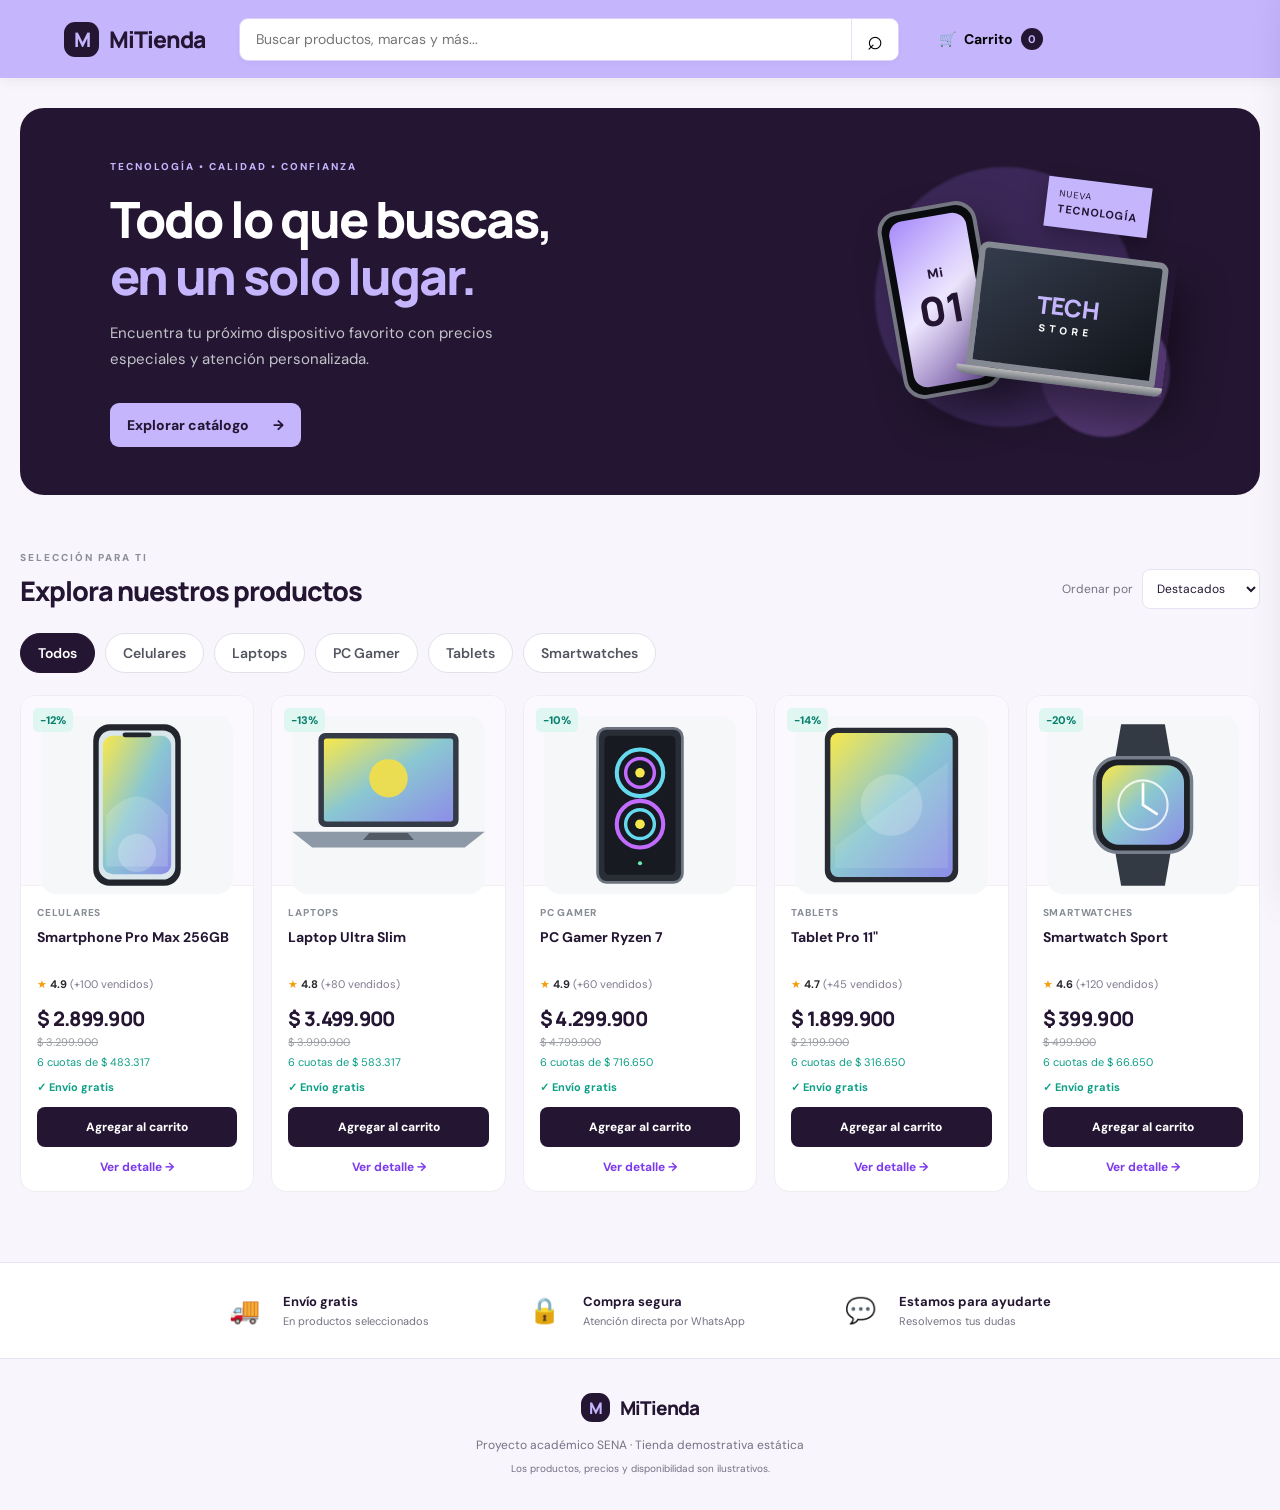
<file: index.html>
<!DOCTYPE html>
<html lang="es">
<head>
  <meta charset="UTF-8">
  <meta name="viewport" content="width=device-width, initial-scale=1.0">
  <meta name="description" content="MiTienda, catálogo académico de tecnología.">
  <title>MiTienda | Tecnología para ti</title>
  <link rel="stylesheet" href="css/styles.css">
</head>
<body>
  <header class="site-header">
    <a class="brand" href="index.html" aria-label="MiTienda inicio"><span class="brand-mark">M</span><span>MiTienda</span></a>
    <form class="search" id="searchForm" role="search">
      <input id="searchInput" type="search" placeholder="Buscar productos, marcas y más..." aria-label="Buscar productos">
      <button aria-label="Buscar" type="submit">⌕</button>
    </form>
    <button class="cart-button" id="openCart" aria-label="Abrir carrito">🛒 <span>Carrito</span><b id="cartCount">0</b></button>
  </header>

  <section class="hero">
    <div class="hero-copy">
      <span class="eyebrow">TECNOLOGÍA • CALIDAD • CONFIANZA</span>
      <h1>Todo lo que buscas,<br><em>en un solo lugar.</em></h1>
      <p>Encuentra tu próximo dispositivo favorito con precios especiales y atención personalizada.</p>
      <a href="#catalogo" class="primary-link">Explorar catálogo <span>→</span></a>
    </div>
    <div class="hero-art" aria-hidden="true">
      <div class="orb orb-one"></div><div class="orb orb-two"></div>
      <div class="device phone-device"><div class="device-screen"><span>Mi</span><b>01</b></div></div>
      <div class="device laptop-device"><div class="laptop-screen">TECH<span>STORE</span></div><div class="laptop-base"></div></div>
      <div class="floating-tag">NUEVA<br><b>TECNOLOGÍA</b></div>
    </div>
  </section>

  <main class="container" id="catalogo">
    <div class="section-heading">
      <div><span class="eyebrow">SELECCIÓN PARA TI</span><h2>Explora nuestros productos</h2></div>
      <label class="sort-label">Ordenar por
        <select id="sortSelect"><option value="featured">Destacados</option><option value="low">Menor precio</option><option value="high">Mayor precio</option></select>
      </label>
    </div>
    <nav class="category-chips" id="categoryChips" aria-label="Filtrar por categoría">
      <button class="chip active" data-category="Todos">Todos</button>
      <button class="chip" data-category="Celulares">Celulares</button>
      <button class="chip" data-category="Laptops">Laptops</button>
      <button class="chip" data-category="PC Gamer">PC Gamer</button>
      <button class="chip" data-category="Tablets">Tablets</button>
      <button class="chip" data-category="Smartwatches">Smartwatches</button>
    </nav>
    <div class="product-grid" id="productGrid"></div>
    <p id="emptyMessage" class="empty-message" hidden>No encontramos productos con esa búsqueda.</p>
  </main>

  <section class="benefits">
    <div><span>🚚</span><b>Envío gratis</b><small>En productos seleccionados</small></div>
    <div><span>🔒</span><b>Compra segura</b><small>Atención directa por WhatsApp</small></div>
    <div><span>💬</span><b>Estamos para ayudarte</b><small>Resolvemos tus dudas</small></div>
  </section>

  <footer class="site-footer"><a class="brand footer-brand" href="index.html"><span class="brand-mark">M</span><span>MiTienda</span></a><p>Proyecto académico SENA · Tienda demostrativa estática</p><small>Los productos, precios y disponibilidad son ilustrativos.</small></footer>

  <div class="overlay" id="overlay"></div>
  <aside class="cart-drawer" id="cartDrawer" aria-label="Carrito de compras" aria-hidden="true">
    <div class="drawer-head"><div><span class="eyebrow">TU PEDIDO</span><h2>Mi carrito</h2></div><button id="closeCart" class="icon-button" aria-label="Cerrar carrito">✕</button></div>
    <div id="cartItems" class="cart-items"></div>
    <div class="cart-summary"><div><span>Subtotal</span><strong id="cartTotal">$0</strong></div><p>El pedido se confirma directamente con el vendedor por WhatsApp.</p><button id="checkoutWhatsApp" class="btn btn-green full">Comprar por WhatsApp ↗</button><button id="clearCart" class="text-button">Vaciar carrito</button></div>
  </aside>
  <div class="toast" id="toast" role="status"></div>
  <script src="js/products.js"></script><script src="js/app.js"></script>
</body>
</html>
</file>
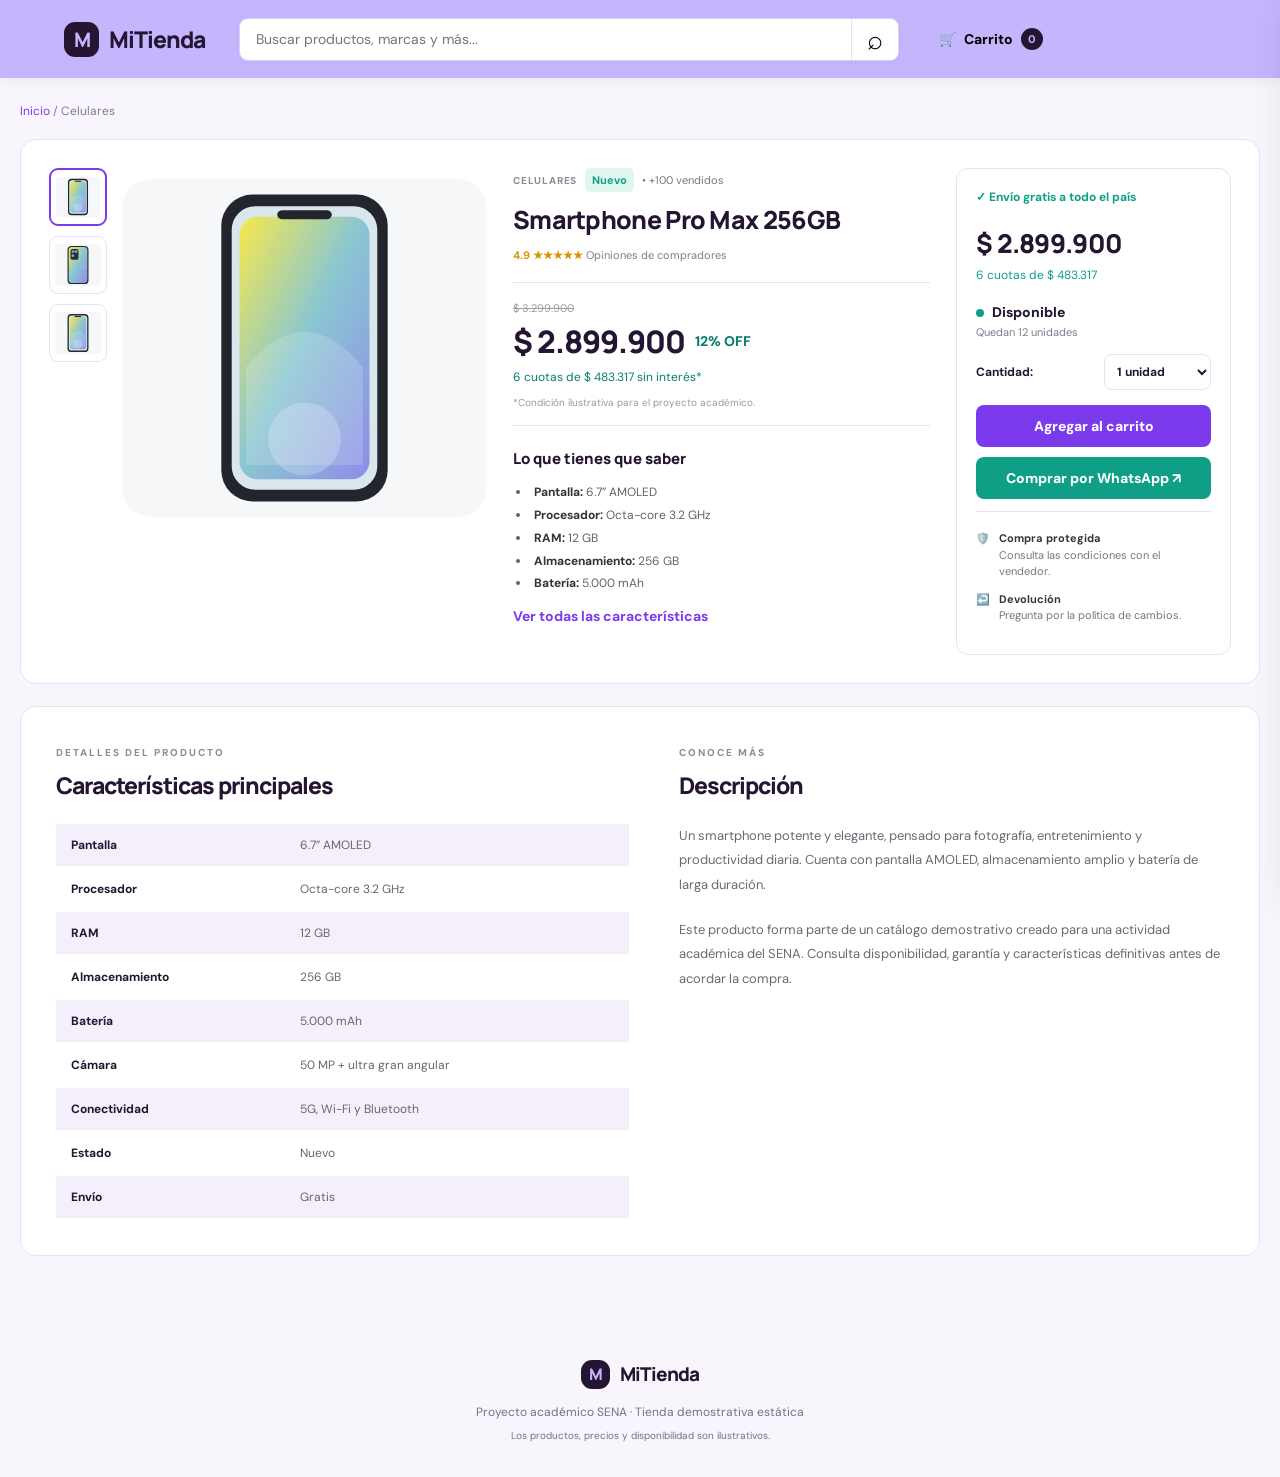
<file: producto.html>
<!DOCTYPE html>
<html lang="es">
<head>
  <meta charset="UTF-8"><meta name="viewport" content="width=device-width, initial-scale=1.0">
  <title>Detalle de producto | MiTienda</title><link rel="stylesheet" href="css/styles.css">
</head>
<body>
  <header class="site-header">
    <a class="brand" href="index.html"><span class="brand-mark">M</span><span>MiTienda</span></a>
    <form class="search" id="searchForm" role="search"><input id="searchInput" type="search" placeholder="Buscar productos, marcas y más..." aria-label="Buscar productos"><button aria-label="Buscar" type="submit">⌕</button></form>
    <button class="cart-button" id="openCart" aria-label="Abrir carrito">🛒 <span>Carrito</span><b id="cartCount">0</b></button>
  </header>
  <main class="container detail-page">
    <div class="breadcrumbs"><a href="index.html">Inicio</a> / <span id="crumbCategory">Producto</span></div>
    <div id="productDetail"></div>
  </main>
  <footer class="site-footer"><a class="brand footer-brand" href="index.html"><span class="brand-mark">M</span><span>MiTienda</span></a><p>Proyecto académico SENA · Tienda demostrativa estática</p><small>Los productos, precios y disponibilidad son ilustrativos.</small></footer>
  <div class="overlay" id="overlay"></div>
  <aside class="cart-drawer" id="cartDrawer" aria-label="Carrito de compras" aria-hidden="true">
    <div class="drawer-head"><div><span class="eyebrow">TU PEDIDO</span><h2>Mi carrito</h2></div><button id="closeCart" class="icon-button" aria-label="Cerrar carrito">✕</button></div>
    <div id="cartItems" class="cart-items"></div>
    <div class="cart-summary"><div><span>Subtotal</span><strong id="cartTotal">$0</strong></div><p>El pedido se confirma directamente con el vendedor por WhatsApp.</p><button id="checkoutWhatsApp" class="btn btn-green full">Comprar por WhatsApp ↗</button><button id="clearCart" class="text-button">Vaciar carrito</button></div>
  </aside>
  <div class="toast" id="toast" role="status"></div>
  <script src="js/products.js"></script><script src="js/app.js"></script><script src="js/detail.js"></script>
</body></html>
</file>
<file: css/styles.css>
@import url('https://fonts.googleapis.com/css2?family=DM+Sans:wght@400;500;600;700&family=Manrope:wght@400;500;600;700;800&display=swap');
:root{--yellow:#c4b5fd;--ink:#241632;--muted:#777184;--line:#e9e2f3;--bg:#f8f5fc;--blue:#7c3aed;--green:#0f9f87;--radius:16px}
*{box-sizing:border-box}html{scroll-behavior:smooth}body{margin:0;background:var(--bg);color:var(--ink);font-family:'DM Sans',Arial,sans-serif;font-size:14px}a{color:inherit;text-decoration:none}button,input,select{font:inherit}button{cursor:pointer}.site-header{height:78px;background:var(--yellow);display:flex;align-items:center;gap:34px;padding:0 max(calc((100vw - 1240px)/2),5%);position:sticky;top:0;z-index:20;box-shadow:0 2px 12px #1111}.brand{display:flex;align-items:center;gap:10px;font:800 23px Manrope,sans-serif;white-space:nowrap;letter-spacing:-1px}.brand-mark{display:grid;place-items:center;width:35px;height:35px;background:#241632;color:var(--yellow);border-radius:11px;font-size:20px}.search{height:43px;display:flex;flex:1;max-width:660px;background:white;border:1px solid #ddd0fb;border-radius:9px;overflow:hidden;box-shadow:0 2px 5px #00000008}.search input{width:100%;border:0;outline:0;padding:0 16px;background:transparent}.search button{width:50px;border:0;border-left:1px solid var(--line);background:white;font-size:27px}.cart-button{border:0;background:transparent;display:flex;align-items:center;gap:8px;font-weight:700;white-space:nowrap}.cart-button b{background:#241632;color:#c4b5fd;min-width:22px;height:22px;display:grid;place-items:center;border-radius:50%;font-size:11px}.hero{max-width:1240px;margin:30px auto 52px;min-height:345px;border-radius:24px;background:#241632;color:white;display:flex;align-items:center;justify-content:space-between;overflow:hidden;padding:48px 7%;position:relative}.hero-copy{position:relative;z-index:2;max-width:520px}.eyebrow{font-size:10px;letter-spacing:2px;font-weight:800;color:#8b8e98}.hero .eyebrow{color:var(--yellow)}.hero h1{font:800 clamp(32px,4vw,50px)/1.13 Manrope,sans-serif;letter-spacing:-2px;margin:17px 0}.hero h1 em{color:var(--yellow);font-style:normal}.hero p{color:#c2c4ca;line-height:1.7;max-width:420px;font-size:15px}.primary-link{display:inline-flex;align-items:center;gap:24px;background:var(--yellow);color:#241632;font-weight:800;border-radius:9px;padding:13px 17px;margin-top:16px}.hero-art{width:43%;height:270px;position:relative;min-width:320px}.orb{position:absolute;border-radius:50%;filter:blur(1px)}.orb-one{width:260px;height:260px;background:#3c2858;right:35px;top:0}.orb-two{width:130px;height:130px;background:#51366f;right:0;bottom:0}.device{position:absolute;box-shadow:15px 22px 40px #0006}.phone-device{width:100px;height:190px;border-radius:21px;background:#0a0b0e;border:4px solid #747781;right:180px;top:38px;transform:rotate(-10deg);padding:7px}.device-screen{height:100%;border-radius:14px;background:linear-gradient(145deg,#a78bfa,#eee7ff 50%,#7052a0);display:flex;flex-direction:column;align-items:center;justify-content:center;color:#241632}.device-screen span{font-size:13px;font-weight:800}.device-screen b{font:800 40px Manrope}.laptop-device{right:0;top:85px;transform:rotate(7deg)}.laptop-screen{width:190px;height:125px;background:linear-gradient(140deg,#343c4c,#11141a);border:6px solid #858a92;border-radius:9px 9px 3px 3px;display:flex;flex-direction:column;align-items:center;justify-content:center;color:var(--yellow);font:800 24px Manrope}.laptop-screen span{font-size:10px;letter-spacing:4px;color:white}.laptop-base{height:9px;width:207px;background:linear-gradient(#bbb,#6d727a);margin-left:-9px;border-radius:1px 1px 9px 9px}.floating-tag{position:absolute;right:20px;top:15px;padding:9px 12px;background:var(--yellow);color:#241632;font-size:9px;letter-spacing:1px;line-height:1.6;transform:rotate(7deg);box-shadow:0 8px 20px #0004}.floating-tag b{font-size:11px}.container{max-width:1240px;margin:0 auto 70px}.section-heading{display:flex;align-items:end;justify-content:space-between;margin-bottom:24px}.section-heading h2,.technical-section h2{font:800 27px Manrope,sans-serif;letter-spacing:-1px;margin:7px 0 0}.sort-label{color:var(--muted);display:flex;align-items:center;gap:9px;font-size:12px}.sort-label select,.quantity-label select{border:1px solid var(--line);border-radius:8px;background:white;padding:10px;color:var(--ink)}.category-chips{display:flex;gap:10px;flex-wrap:wrap;margin-bottom:22px}.chip{padding:10px 17px;border-radius:30px;border:1px solid #e1e3e8;background:white;color:#525560;font-weight:600;transition:.2s}.chip.active,.chip:hover{background:#241632;border-color:#241632;color:white}.product-grid{display:grid;grid-template-columns:repeat(5,minmax(0,1fr));gap:17px}.product-card{background:white;border:1px solid #eceef1;border-radius:15px;overflow:hidden;transition:transform .2s,box-shadow .2s}.product-card:hover{transform:translateY(-4px);box-shadow:0 14px 35px #24163210}.product-image{height:190px;background:#fbf9fe;display:grid;place-items:center;position:relative;padding:20px;border-bottom:1px solid #f0f0f2}.product-image img{width:100%;height:100%;object-fit:contain;transition:transform .3s}.product-card:hover .product-image img{transform:scale(1.05)}.discount-tag{position:absolute;left:12px;top:12px;background:#e0f7f1;color:#087f6e;font-size:11px;font-weight:800;padding:5px 7px;border-radius:5px;z-index:1}.product-info{padding:16px}.category-label{font-size:10px;letter-spacing:.8px;text-transform:uppercase;font-weight:800;color:#898d97}.product-title{display:block;font-size:14px;font-weight:700;line-height:1.4;margin:8px 0;min-height:40px}.rating{font-size:11px;color:#f59e0b;margin:9px 0}.rating b{color:#25272c}.rating span{color:#82798f}.price-row{display:flex;flex-direction:column;gap:3px;margin-top:14px}.price-row strong{font:800 20px Manrope;letter-spacing:-.7px}.price-row del,.detail-price del{color:#9b9da5;font-size:11px}.installments{color:#0f9f87;font-size:11px;margin:6px 0}.shipping{color:#0f9f87;font-weight:700;font-size:11px}.btn{border:0;border-radius:8px;padding:12px 14px;font-weight:800;transition:filter .2s,transform .2s}.btn:hover{filter:brightness(.95);transform:translateY(-1px)}.btn:disabled{opacity:.45;cursor:not-allowed;transform:none}.btn-dark{background:#241632;color:white}.btn-blue{background:var(--blue);color:white}.btn-green{background:#0f9f87;color:white}.full{width:100%;display:block}.product-info .btn{margin-top:13px;font-size:12px}.detail-link{display:block;text-align:center;color:#7c3aed;font-weight:700;font-size:12px;margin-top:12px}.empty-message{text-align:center;padding:40px;color:var(--muted)}.benefits{display:flex;justify-content:center;gap:100px;background:#fff;padding:30px 5%;border-top:1px solid var(--line);border-bottom:1px solid var(--line)}.benefits div{display:grid;grid-template-columns:42px auto;align-items:center;column-gap:12px}.benefits div>span{grid-row:span 2;font-size:25px}.benefits b{font-size:13px}.benefits small{color:var(--muted);font-size:11px;margin-top:4px}.site-footer{padding:34px 5%;text-align:center;color:var(--muted);font-size:12px}.footer-brand{justify-content:center;color:var(--ink);font-size:19px}.footer-brand .brand-mark{width:29px;height:29px;font-size:16px}.site-footer p{margin:15px 0 7px}.site-footer small{font-size:10px}.overlay{position:fixed;inset:0;background:#11182766;z-index:39;opacity:0;visibility:hidden;transition:.25s}.overlay.active{opacity:1;visibility:visible}.cart-drawer{position:fixed;z-index:40;right:0;top:0;height:100dvh;width:min(430px,100%);background:#fff;box-shadow:-10px 0 40px #0002;transform:translateX(105%);transition:transform .3s;display:flex;flex-direction:column;padding:25px}.cart-drawer.open{transform:translateX(0)}.drawer-head{display:flex;align-items:center;justify-content:space-between;padding-bottom:20px;border-bottom:1px solid var(--line)}.drawer-head h2{font:800 25px Manrope;margin:5px 0}.icon-button{width:36px;height:36px;border:1px solid var(--line);border-radius:50%;background:white}.cart-items{flex:1;overflow:auto}.cart-item{display:flex;gap:14px;padding:17px 0;border-bottom:1px solid var(--line)}.cart-item>img{width:82px;height:82px;object-fit:contain;background:#f6f1fb;border-radius:9px}.cart-item-info{flex:1}.cart-item-info>a{font-weight:700;display:block;margin-bottom:8px}.cart-item-info>strong{font-size:14px}.qty-control{display:flex;align-items:center;gap:10px;margin-top:10px}.qty-control button{width:25px;height:25px;border:1px solid var(--line);border-radius:6px;background:white}.qty-control .remove-item{border:0;width:auto;color:#d44;font-size:11px;margin-left:auto}.cart-summary{border-top:1px solid var(--line);padding-top:20px}.cart-summary>div{display:flex;justify-content:space-between;font-size:14px}.cart-summary>div strong{font:800 21px Manrope}.cart-summary p{font-size:11px;color:var(--muted);line-height:1.5}.cart-summary .btn{margin-top:15px}.text-button{border:0;background:transparent;color:#7c3aed;font-weight:700;padding:10px 0;cursor:pointer}.cart-summary .text-button{width:100%;color:#777}.cart-empty{text-align:center;padding:65px 10px}.cart-empty>span{font-size:38px}.cart-empty h3{font:800 20px Manrope}.cart-empty p{color:var(--muted);line-height:1.5}.toast{position:fixed;z-index:60;bottom:25px;left:50%;transform:translate(-50%,20px);opacity:0;pointer-events:none;background:#241632;color:white;padding:13px 20px;border-radius:10px;box-shadow:0 8px 25px #0002;transition:.25s;font-weight:600}.toast.show{opacity:1;transform:translate(-50%,0)}.detail-page{margin-top:25px}.breadcrumbs{font-size:12px;color:#82798f;margin-bottom:20px}.breadcrumbs a{color:#7c3aed}.detail-layout{display:grid;grid-template-columns:minmax(0,1.05fr) minmax(260px,1fr) 275px;gap:26px;background:white;border:1px solid var(--line);border-radius:16px;padding:28px}.gallery-panel{display:flex;gap:15px;min-width:0}.thumbnail-list{display:flex;flex-direction:column;gap:10px}.thumbnail{width:58px;height:58px;border:1px solid var(--line);border-radius:9px;background:white;padding:5px}.thumbnail.selected{border:2px solid var(--blue)}.thumbnail img{width:100%;height:100%;object-fit:contain}.main-product-image{flex:1;min-width:0;height:360px;display:grid;place-items:center}.main-product-image img{width:100%;height:100%;object-fit:contain}.product-main-info h1{font:800 25px/1.25 Manrope;letter-spacing:-.7px;margin:12px 0}.detail-meta{display:flex;align-items:center;gap:8px;flex-wrap:wrap;color:#777;font-size:11px}.condition{background:#e0f7f1;color:#0f9f87;padding:5px 7px;border-radius:5px;font-weight:700}.detail-rating{font-size:11px;color:#82798f;margin:13px 0 20px}.detail-rating strong{color:#d99400}.detail-price{padding:15px 0;border-top:1px solid var(--line);border-bottom:1px solid var(--line)}.detail-price>div{display:flex;align-items:center;gap:10px;margin:4px 0}.detail-price>div strong{font:800 31px Manrope;letter-spacing:-1px}.detail-discount{color:#087f6e;font-weight:800}.detail-price p{color:#087f6e;font-size:12px;margin:7px 0}.detail-price small{color:#9699a1;font-size:10px}.know-title{font:800 15px Manrope;margin:22px 0 10px}.quick-specs{padding-left:18px;line-height:1.9;color:#5f626b;font-size:12px}.quick-specs li{padding-left:3px}.quick-specs b{color:#333}.purchase-box{border:1px solid var(--line);border-radius:12px;padding:19px;height:max-content}.shipping.large{font-size:12px;line-height:1.5;display:block}.purchase-box h2{font:800 26px Manrope;letter-spacing:-.7px;margin:19px 0 3px}.purchase-box .installments{font-size:12px}.stock-label{font-weight:800;margin:20px 0 4px}.stock-dot{display:inline-block;width:8px;height:8px;border-radius:50%;background:#0f9f87;margin-right:5px}.stock-count{color:#82798f;font-size:11px;margin:0 0 15px}.quantity-label{display:flex;align-items:center;justify-content:space-between;font-weight:700;font-size:12px;margin-bottom:15px}.quantity-label select{padding:8px}.purchase-box .btn{margin-bottom:10px}.purchase-assurance{border-top:1px solid var(--line);margin-top:12px;padding-top:7px}.purchase-assurance p{display:flex;gap:9px;color:#737781;font-size:11px;line-height:1.5}.purchase-assurance b{color:#34363c}.technical-section{display:grid;grid-template-columns:1.05fr 1fr;gap:50px;background:white;border:1px solid var(--line);border-radius:16px;padding:35px;margin-top:22px}.technical-section h2{font-size:23px;margin:9px 0 23px}.spec-table{width:100%;border-collapse:collapse;font-size:12px}.spec-table tr:nth-child(odd){background:#f4effa}.spec-table th,.spec-table td{text-align:left;padding:13px 15px;border-bottom:2px solid white}.spec-table th{font-weight:700;width:40%}.spec-table td{color:#646771}.description-copy p{font-size:13px;color:#686b74;line-height:1.9}.description-copy p+p{margin-top:20px}
@media(max-width:1100px){.container,.hero{margin-left:22px;margin-right:22px}.product-grid{grid-template-columns:repeat(3,minmax(0,1fr))}.detail-layout{grid-template-columns:1fr 1fr}.purchase-box{grid-column:1/-1;display:grid;grid-template-columns:1fr 1fr;gap:10px 20px;align-items:center}.purchase-box h2,.purchase-box .installments,.purchase-box .stock-label,.purchase-box .stock-count,.purchase-box .quantity-label,.purchase-box .btn,.purchase-assurance{margin:0}.purchase-assurance{grid-column:1/-1;display:flex;gap:25px}.purchase-box .shipping{grid-column:1/-1}.purchase-box .stock-count{display:none}}
@media(max-width:700px){.site-header{height:auto;min-height:72px;padding:12px 16px;gap:12px;flex-wrap:wrap}.brand{font-size:20px}.brand-mark{width:31px;height:31px}.search{order:3;flex-basis:100%;max-width:none}.cart-button{margin-left:auto}.cart-button span{display:none}.hero{margin:18px 14px 35px;padding:32px 24px;min-height:unset}.hero-art{display:none}.hero h1{font-size:36px}.hero p{font-size:13px}.container{margin:0 14px 45px}.section-heading{align-items:start;gap:15px;flex-direction:column}.section-heading h2{font-size:23px}.sort-label{align-self:flex-end}.category-chips{gap:7px}.chip{padding:8px 12px;font-size:12px}.product-grid{grid-template-columns:repeat(2,minmax(0,1fr));gap:10px}.product-image{height:145px;padding:13px}.product-info{padding:12px}.product-title{font-size:12px;min-height:35px}.price-row strong{font-size:17px}.rating span{display:none}.product-info .btn{padding:10px 5px;font-size:11px}.benefits{gap:20px;flex-direction:column;padding:25px 35px}.detail-page{margin-top:18px}.detail-layout{grid-template-columns:1fr;padding:18px;gap:23px}.gallery-panel{min-height:250px}.thumbnail-list{gap:7px}.thumbnail{width:46px;height:46px}.main-product-image{height:270px}.product-main-info h1{font-size:23px}.purchase-box{grid-column:auto;display:block}.purchase-box h2{margin:15px 0 3px}.purchase-box .installments{margin-bottom:15px}.purchase-box .stock-label{margin:18px 0 4px}.purchase-box .stock-count{display:block;margin-bottom:14px}.purchase-box .quantity-label{margin-bottom:14px}.purchase-box .btn{margin-bottom:10px}.purchase-assurance{display:block;margin-top:12px}.technical-section{grid-template-columns:1fr;padding:22px;gap:35px}.technical-section h2{font-size:21px}.site-footer{padding:30px 15px}}
@media(min-width:701px) and (max-width:900px){.hero{padding:38px}.hero-art{min-width:260px;transform:scale(.8);transform-origin:center right;margin-left:-40px}.product-grid{grid-template-columns:repeat(3,minmax(0,1fr))}.detail-layout{grid-template-columns:1fr 1fr}.purchase-box{grid-column:1/-1}}
</file>
